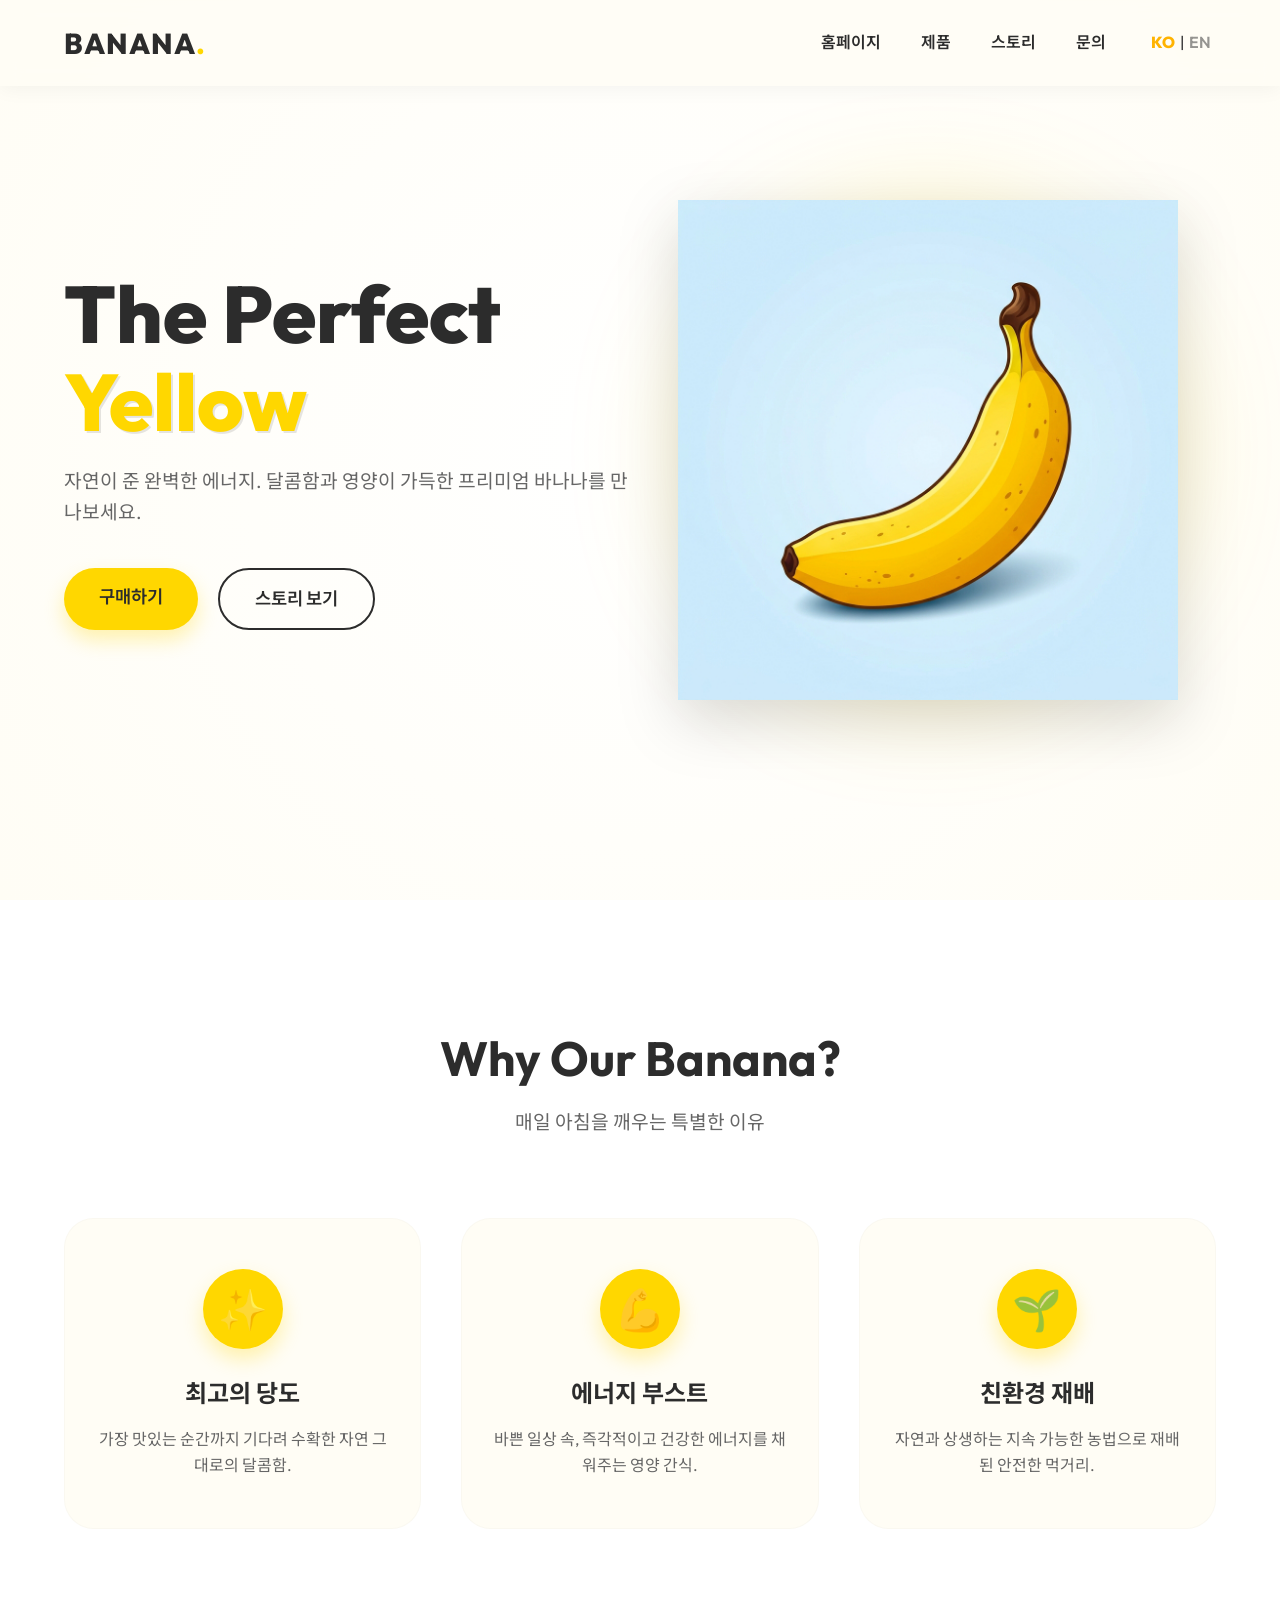
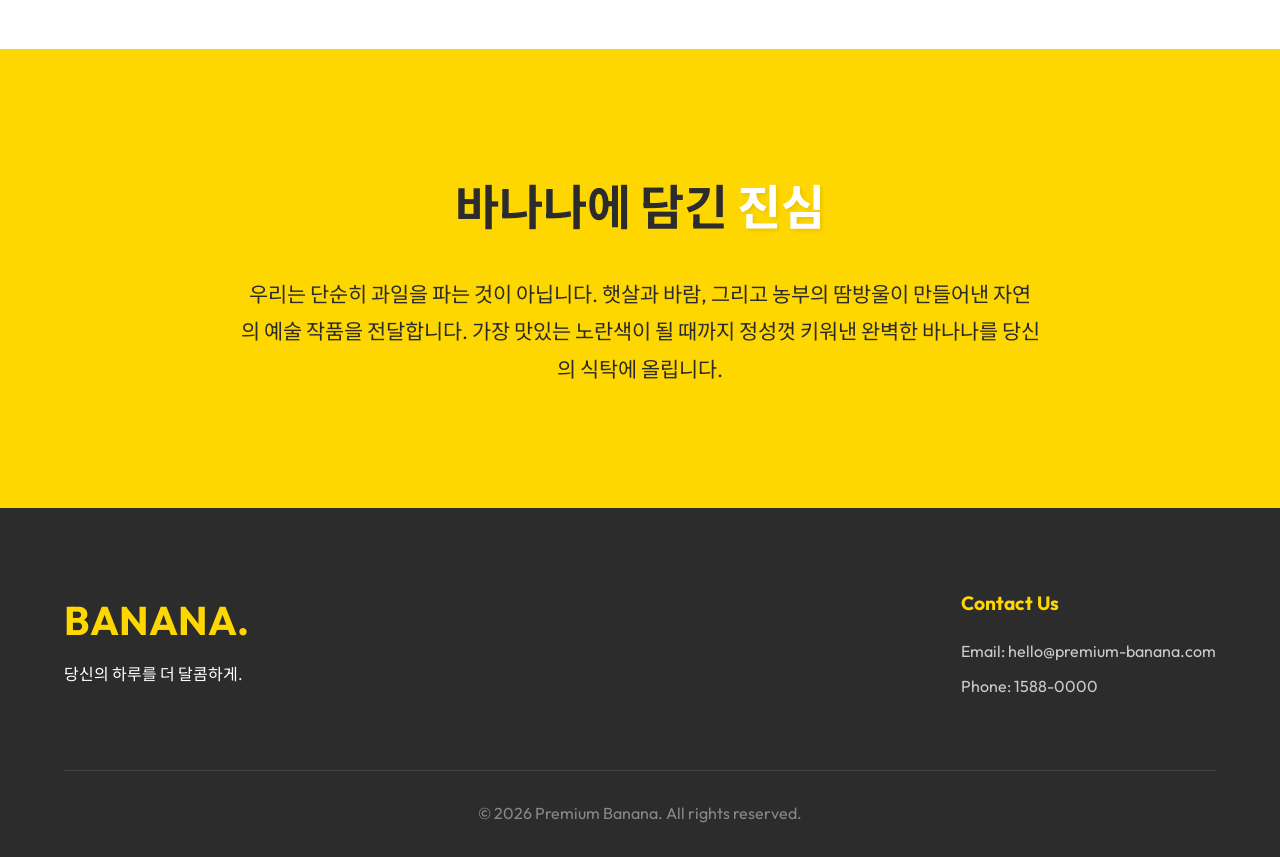
<file: index.html>
<!DOCTYPE html>
<html lang="ko">
<head>
    <meta charset="UTF-8">
    <meta name="viewport" content="width=device-width, initial-scale=1.0">
    <meta name="description" content="프리미엄 바나나 - 자연이 준 완벽한 에너지">
    <title>Premium Banana | 자연의 선물</title>
    <link rel="preconnect" href="https://fonts.googleapis.com">
    <link rel="preconnect" href="https://fonts.gstatic.com" crossorigin>
    <link href="https://fonts.googleapis.com/css2?family=Outfit:wght@400;600;800&family=Noto+Sans+KR:wght@300;400;700&display=swap" rel="stylesheet">
    <link rel="stylesheet" href="main.css">
    <style>
        .lang-switcher a { padding: 0 5px; opacity: 0.5; }
        .lang-switcher a.active { opacity: 1; font-weight: 800; color: var(--primary-dark); }
        .lang-switcher { display: flex; align-items: center; }
    </style>
</head>
<body>
    <!-- Navigation -->
    <nav class="navbar">
        <div class="logo">BANANA<span>.</span></div>
        <div class="menu-toggle">☰</div>
        <ul class="nav-links">
            <li><a href="#home">홈페이지</a></li>
            <li><a href="#product">제품</a></li>
            <li><a href="#story">스토리</a></li>
            <li><a href="#contact">문의</a></li>
            <li class="lang-switcher">
                <a href="index.html" class="active">KO</a> | <a href="index-en.html">EN</a>
            </li>
        </ul>
    </nav>

    <!-- Main Banner (Hero Section) -->
    <header id="home" class="hero">
        <div class="hero-content">
            <h1>The Perfect <span>Yellow</span></h1>
            <p>자연이 준 완벽한 에너지. 달콤함과 영양이 가득한 프리미엄 바나나를 만나보세요.</p>
            <div class="hero-buttons">
                <a href="#product" class="btn btn-primary">구매하기</a>
                <a href="#story" class="btn btn-outline">스토리 보기</a>
            </div>
        </div>
        <div class="hero-image">
            <!-- Background glow effect -->
            <div class="glow"></div>
            <img src="assets/banana.png" alt="Premium Banana" class="floating-banana">
        </div>
    </header>

    <!-- Features Section -->
    <section id="product" class="features">
        <div class="section-title">
            <h2>Why Our Banana?</h2>
            <p>매일 아침을 깨우는 특별한 이유</p>
        </div>
        <div class="feature-cards">
            <div class="card">
                <div class="icon-wrapper">
                    <span class="icon">✨</span>
                </div>
                <h3>최고의 당도</h3>
                <p>가장 맛있는 순간까지 기다려 수확한 자연 그대로의 달콤함.</p>
            </div>
            <div class="card">
                <div class="icon-wrapper">
                    <span class="icon">💪</span>
                </div>
                <h3>에너지 부스트</h3>
                <p>바쁜 일상 속, 즉각적이고 건강한 에너지를 채워주는 영양 간식.</p>
            </div>
            <div class="card">
                <div class="icon-wrapper">
                    <span class="icon">🌱</span>
                </div>
                <h3>친환경 재배</h3>
                <p>자연과 상생하는 지속 가능한 농법으로 재배된 안전한 먹거리.</p>
            </div>
        </div>
    </section>

    <!-- Story Section -->
    <section id="story" class="story-section">
        <div class="story-content">
            <h2>바나나에 담긴 <span>진심</span></h2>
            <p>우리는 단순히 과일을 파는 것이 아닙니다. 햇살과 바람, 그리고 농부의 땀방울이 만들어낸 자연의 예술 작품을 전달합니다. 가장 맛있는 노란색이 될 때까지 정성껏 키워낸 완벽한 바나나를 당신의 식탁에 올립니다.</p>
        </div>
    </section>

    <!-- Footer / Contact -->
    <footer id="contact">
        <div class="footer-container">
            <div class="footer-info">
                <h2>BANANA.</h2>
                <p>당신의 하루를 더 달콤하게.</p>
            </div>
            <div class="footer-contact">
                <h3>Contact Us</h3>
                <p>Email: hello@premium-banana.com</p>
                <p>Phone: 1588-0000</p>
            </div>
        </div>
        <div class="footer-bottom">
            <p>&copy; 2026 Premium Banana. All rights reserved.</p>
        </div>
    </footer>

    <!-- Animations Script -->
    <script>
        const observer = new IntersectionObserver((entries) => {
            entries.forEach((entry) => {
                if (entry.isIntersecting) {
                    entry.target.classList.add('visible');
                }
            });
        }, { threshold: 0.1 });

        document.querySelectorAll('.card, .section-title, .story-content').forEach((el) => {
            observer.observe(el);
        });

        // Mobile menu toggle
        const menuToggle = document.querySelector('.menu-toggle');
        const navLinks = document.querySelector('.nav-links');
        menuToggle.addEventListener('click', () => {
            navLinks.classList.toggle('active');
        });
    </script>
</body>
</html>
</file>
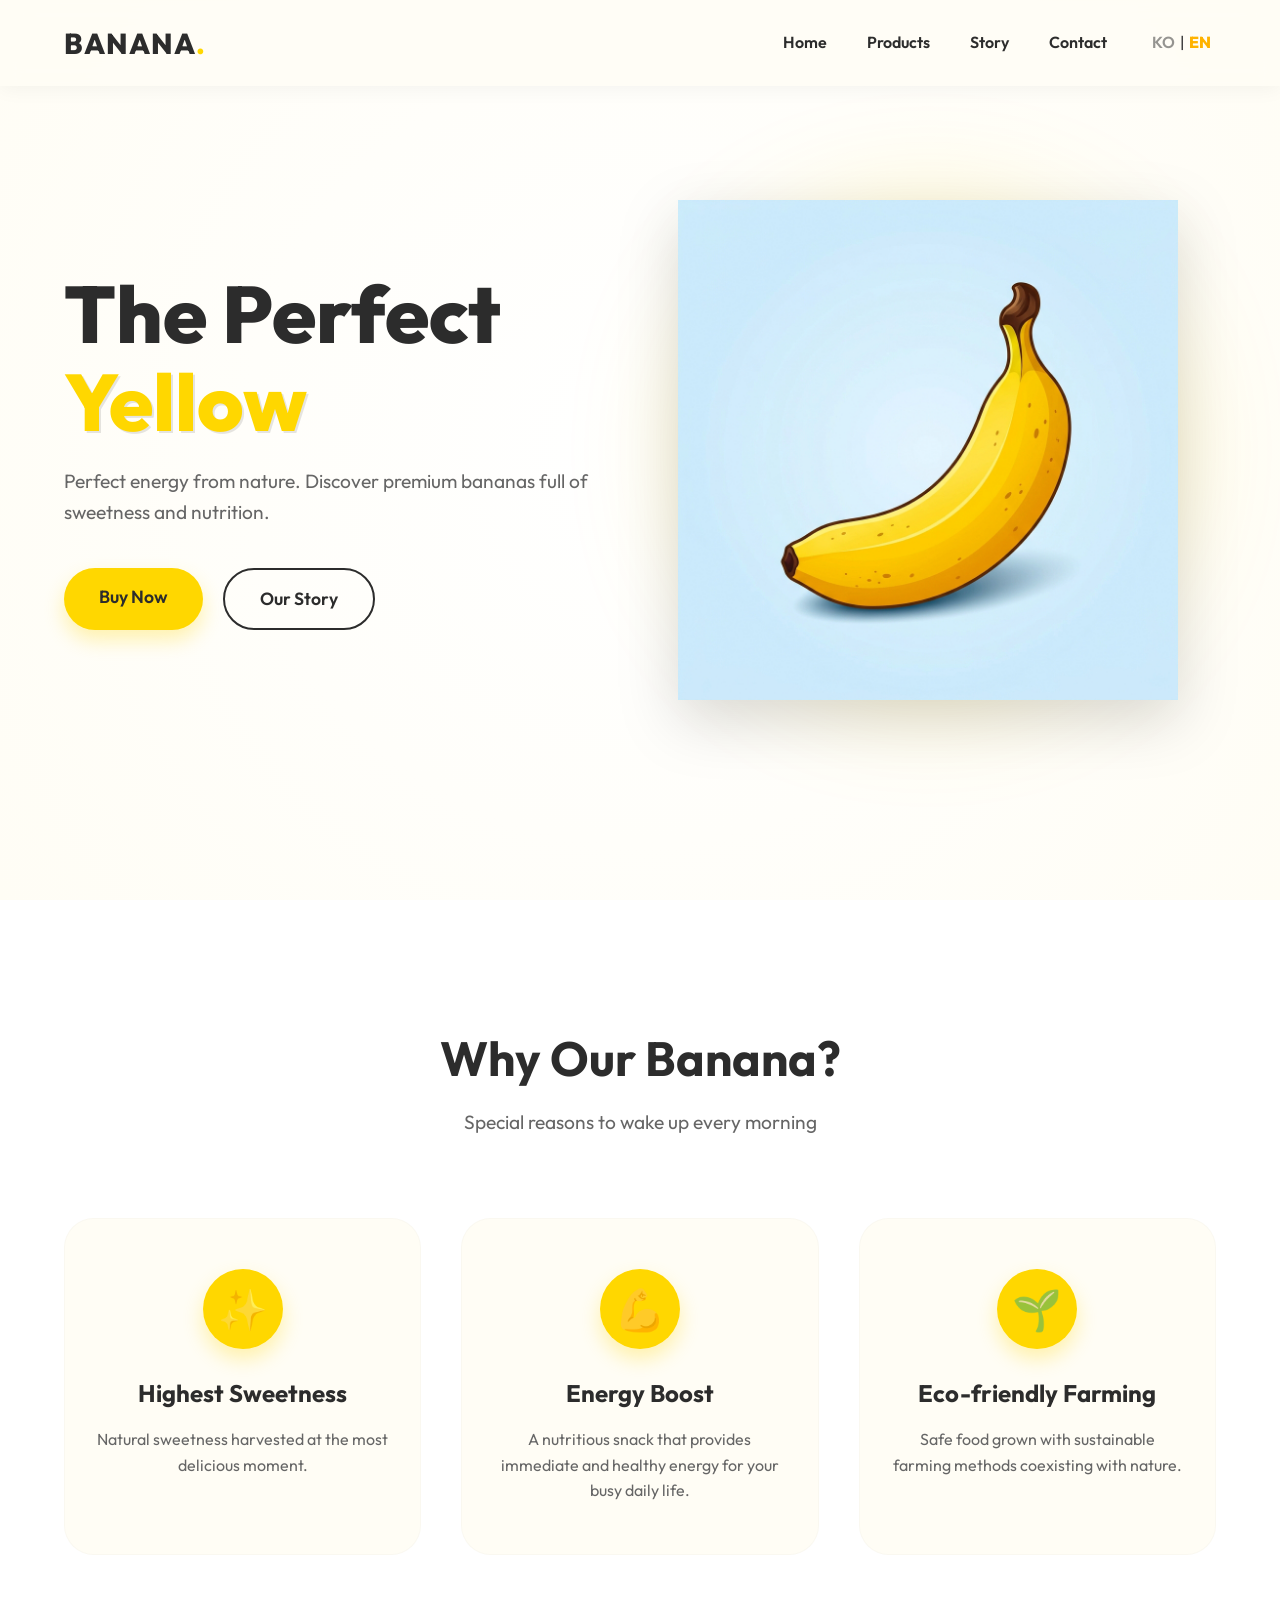
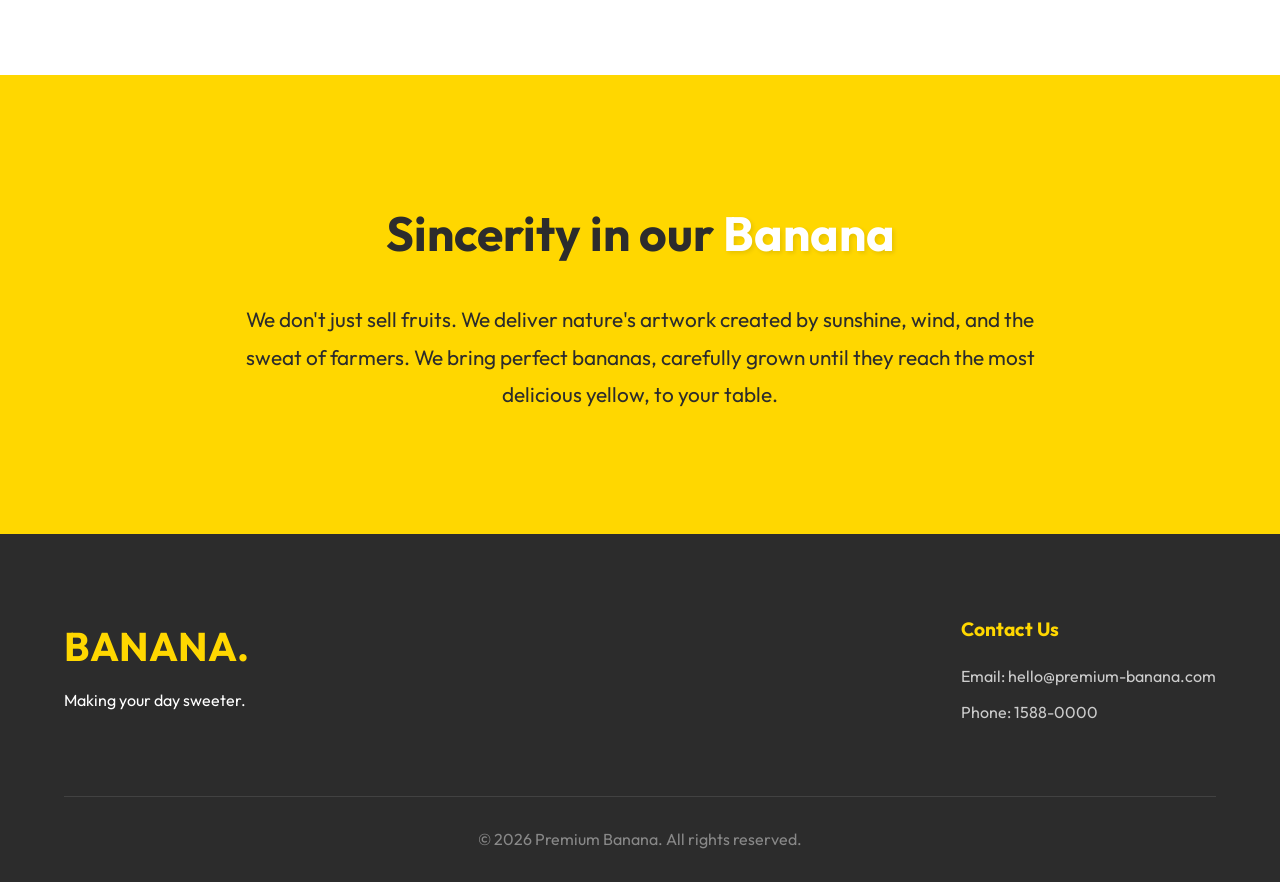
<file: index-en.html>
<!DOCTYPE html>
<html lang="en">
<head>
    <meta charset="UTF-8">
    <meta name="viewport" content="width=device-width, initial-scale=1.0">
    <meta name="description" content="Premium Banana - Perfect Energy from Nature">
    <title>Premium Banana | Nature's Gift</title>
    <link rel="preconnect" href="https://fonts.googleapis.com">
    <link rel="preconnect" href="https://fonts.gstatic.com" crossorigin>
    <link href="https://fonts.googleapis.com/css2?family=Outfit:wght@400;600;800&family=Noto+Sans+KR:wght@300;400;700&display=swap" rel="stylesheet">
    <link rel="stylesheet" href="main.css">
    <style>
        .lang-switcher a { padding: 0 5px; opacity: 0.5; }
        .lang-switcher a.active { opacity: 1; font-weight: 800; color: var(--primary-dark); }
        .lang-switcher { display: flex; align-items: center; }
    </style>
</head>
<body>
    <!-- Navigation -->
    <nav class="navbar">
        <div class="logo">BANANA<span>.</span></div>
        <div class="menu-toggle">☰</div>
        <ul class="nav-links">
            <li><a href="#home">Home</a></li>
            <li><a href="#product">Products</a></li>
            <li><a href="#story">Story</a></li>
            <li><a href="#contact">Contact</a></li>
            <li class="lang-switcher">
                <a href="index.html">KO</a> | <a href="index-en.html" class="active">EN</a>
            </li>
        </ul>
    </nav>

    <!-- Main Banner (Hero Section) -->
    <header id="home" class="hero">
        <div class="hero-content">
            <h1>The Perfect <span>Yellow</span></h1>
            <p>Perfect energy from nature. Discover premium bananas full of sweetness and nutrition.</p>
            <div class="hero-buttons">
                <a href="#product" class="btn btn-primary">Buy Now</a>
                <a href="#story" class="btn btn-outline">Our Story</a>
            </div>
        </div>
        <div class="hero-image">
            <!-- Background glow effect -->
            <div class="glow"></div>
            <img src="assets/banana.png" alt="Premium Banana" class="floating-banana">
        </div>
    </header>

    <!-- Features Section -->
    <section id="product" class="features">
        <div class="section-title">
            <h2>Why Our Banana?</h2>
            <p>Special reasons to wake up every morning</p>
        </div>
        <div class="feature-cards">
            <div class="card">
                <div class="icon-wrapper">
                    <span class="icon">✨</span>
                </div>
                <h3>Highest Sweetness</h3>
                <p>Natural sweetness harvested at the most delicious moment.</p>
            </div>
            <div class="card">
                <div class="icon-wrapper">
                    <span class="icon">💪</span>
                </div>
                <h3>Energy Boost</h3>
                <p>A nutritious snack that provides immediate and healthy energy for your busy daily life.</p>
            </div>
            <div class="card">
                <div class="icon-wrapper">
                    <span class="icon">🌱</span>
                </div>
                <h3>Eco-friendly Farming</h3>
                <p>Safe food grown with sustainable farming methods coexisting with nature.</p>
            </div>
        </div>
    </section>

    <!-- Story Section -->
    <section id="story" class="story-section">
        <div class="story-content">
            <h2>Sincerity in our <span>Banana</span></h2>
            <p>We don't just sell fruits. We deliver nature's artwork created by sunshine, wind, and the sweat of farmers. We bring perfect bananas, carefully grown until they reach the most delicious yellow, to your table.</p>
        </div>
    </section>

    <!-- Footer / Contact -->
    <footer id="contact">
        <div class="footer-container">
            <div class="footer-info">
                <h2>BANANA.</h2>
                <p>Making your day sweeter.</p>
            </div>
            <div class="footer-contact">
                <h3>Contact Us</h3>
                <p>Email: hello@premium-banana.com</p>
                <p>Phone: 1588-0000</p>
            </div>
        </div>
        <div class="footer-bottom">
            <p>&copy; 2026 Premium Banana. All rights reserved.</p>
        </div>
    </footer>

    <!-- Animations Script -->
    <script>
        const observer = new IntersectionObserver((entries) => {
            entries.forEach((entry) => {
                if (entry.isIntersecting) {
                    entry.target.classList.add('visible');
                }
            });
        }, { threshold: 0.1 });

        document.querySelectorAll('.card, .section-title, .story-content').forEach((el) => {
            observer.observe(el);
        });

        // Mobile menu toggle
        const menuToggle = document.querySelector('.menu-toggle');
        const navLinks = document.querySelector('.nav-links');
        menuToggle.addEventListener('click', () => {
            navLinks.classList.toggle('active');
        });
    </script>
</body>
</html>
</file>
<file: main.css>
:root {
    --primary-yellow: #FFD700;
    --primary-dark: #FFB300;
    --bg-light: #FFFDF5;
    --text-dark: #2C2C2C;
    --text-light: #666666;
    --white: #FFFFFF;
}

* {
    margin: 0;
    padding: 0;
    box-sizing: border-box;
}

html {
    scroll-behavior: smooth;
}

body {
    font-family: 'Outfit', 'Noto Sans KR', sans-serif;
    background-color: var(--bg-light);
    color: var(--text-dark);
    line-height: 1.6;
    overflow-x: hidden;
}

/* Navbar */
.navbar {
    position: fixed;
    top: 0;
    width: 100%;
    padding: 20px 5%;
    display: flex;
    justify-content: space-between;
    align-items: center;
    z-index: 100;
    background: rgba(255, 253, 245, 0.9);
    backdrop-filter: blur(10px);
    box-shadow: 0 2px 20px rgba(0,0,0,0.05);
}

.logo {
    font-size: 1.8rem;
    font-weight: 800;
    letter-spacing: 1px;
    color: var(--text-dark);
}

.logo span {
    color: var(--primary-yellow);
}

.menu-toggle {
    display: none;
    font-size: 2rem;
    cursor: pointer;
    color: var(--text-dark);
}

.nav-links {
    list-style: none;
    display: flex;
    gap: 40px;
}

.nav-links a {
    color: var(--text-dark);
    text-decoration: none;
    font-weight: 600;
    font-size: 1rem;
    transition: color 0.3s ease;
}

.nav-links a:hover {
    color: var(--primary-dark);
}

/* Hero Section */
.hero {
    min-height: 100vh;
    display: flex;
    align-items: center;
    justify-content: space-between;
    padding: 0 5%;
    background: radial-gradient(circle at 50% 50%, #fff 0%, #FFFDF5 100%);
    position: relative;
    overflow: hidden;
}

.hero-content {
    flex: 1;
    max-width: 600px;
    z-index: 2;
    animation: slideUp 1s ease-out;
}

.hero h1 {
    font-size: 5rem;
    font-weight: 800;
    line-height: 1.1;
    margin-bottom: 20px;
    color: var(--text-dark);
}

.hero h1 span {
    color: var(--primary-yellow);
    text-shadow: 2px 2px 0px rgba(0,0,0,0.1);
}

.hero p {
    font-size: 1.2rem;
    color: var(--text-light);
    margin-bottom: 40px;
}

.hero-buttons {
    display: flex;
    gap: 20px;
}

.btn {
    padding: 15px 35px;
    border-radius: 50px;
    font-weight: 600;
    text-decoration: none;
    font-size: 1.1rem;
    transition: all 0.3s ease;
}

.btn-primary {
    background: var(--primary-yellow);
    color: var(--text-dark);
    box-shadow: 0 10px 20px rgba(255, 215, 0, 0.3);
}

.btn-primary:hover {
    background: var(--primary-dark);
    transform: translateY(-3px);
    box-shadow: 0 15px 25px rgba(255, 215, 0, 0.4);
}

.btn-outline {
    border: 2px solid var(--text-dark);
    color: var(--text-dark);
}

.btn-outline:hover {
    background: var(--text-dark);
    color: var(--white);
}

.hero-image {
    flex: 1;
    display: flex;
    justify-content: center;
    align-items: center;
    position: relative;
    z-index: 1;
}

.glow {
    position: absolute;
    width: 400px;
    height: 400px;
    background: var(--primary-yellow);
    border-radius: 50%;
    filter: blur(80px);
    opacity: 0.4;
    z-index: -1;
    animation: pulse 4s infinite alternate;
}

.floating-banana {
    max-width: 100%;
    height: auto;
    width: 500px;
    filter: drop-shadow(0 20px 30px rgba(0,0,0,0.15));
    animation: float 6s ease-in-out infinite;
}

/* Features Section */
.features {
    padding: 120px 5%;
    background: var(--white);
}

.section-title {
    text-align: center;
    margin-bottom: 80px;
    opacity: 0;
    transform: translateY(30px);
    transition: all 0.8s ease;
}

.section-title.visible {
    opacity: 1;
    transform: translateY(0);
}

.section-title h2 {
    font-size: 3rem;
    color: var(--text-dark);
    margin-bottom: 10px;
}

.section-title p {
    color: var(--text-light);
    font-size: 1.2rem;
}

.feature-cards {
    display: grid;
    grid-template-columns: repeat(auto-fit, minmax(300px, 1fr));
    gap: 40px;
}

.card {
    background: var(--bg-light);
    padding: 50px 30px;
    border-radius: 30px;
    text-align: center;
    transition: all 0.4s ease;
    border: 1px solid rgba(0,0,0,0.02);
    opacity: 0;
    transform: translateY(50px);
}

.card.visible {
    opacity: 1;
    transform: translateY(0);
}

.card:hover {
    transform: translateY(-15px);
    box-shadow: 0 20px 40px rgba(0,0,0,0.08);
    background: var(--white);
}

.icon-wrapper {
    width: 80px;
    height: 80px;
    background: var(--primary-yellow);
    border-radius: 50%;
    display: flex;
    justify-content: center;
    align-items: center;
    margin: 0 auto 25px;
    box-shadow: 0 10px 20px rgba(255, 215, 0, 0.3);
}

.icon {
    font-size: 2.5rem;
}

.card h3 {
    font-size: 1.5rem;
    margin-bottom: 15px;
}

.card p {
    color: var(--text-light);
}

/* Story Section */
.story-section {
    padding: 120px 5%;
    background: var(--primary-yellow);
    text-align: center;
}

.story-content {
    max-width: 800px;
    margin: 0 auto;
    opacity: 0;
    transform: scale(0.95);
    transition: all 0.8s ease;
}

.story-content.visible {
    opacity: 1;
    transform: scale(1);
}

.story-content h2 {
    font-size: 3rem;
    margin-bottom: 30px;
}

.story-content h2 span {
    color: var(--white);
    text-shadow: 2px 2px 4px rgba(0,0,0,0.1);
}

.story-content p {
    font-size: 1.3rem;
    line-height: 1.8;
    color: var(--text-dark);
}

/* Footer */
footer {
    background: var(--text-dark);
    color: var(--white);
    padding: 80px 5% 30px;
}

.footer-container {
    display: flex;
    justify-content: space-between;
    margin-bottom: 60px;
    flex-wrap: wrap;
    gap: 40px;
}

.footer-info h2 {
    font-size: 2.5rem;
    margin-bottom: 10px;
    color: var(--primary-yellow);
}

.footer-contact h3 {
    font-size: 1.2rem;
    margin-bottom: 20px;
    color: var(--primary-yellow);
}

.footer-contact p {
    color: #ccc;
    margin-bottom: 10px;
}

.footer-bottom {
    text-align: center;
    padding-top: 30px;
    border-top: 1px solid rgba(255,255,255,0.1);
    color: #888;
}

/* Animations */
@keyframes slideUp {
    from { opacity: 0; transform: translateY(40px); }
    to { opacity: 1; transform: translateY(0); }
}

@keyframes float {
    0% { transform: translateY(0px) rotate(0deg); }
    50% { transform: translateY(-20px) rotate(2deg); }
    100% { transform: translateY(0px) rotate(0deg); }
}

@keyframes pulse {
    0% { transform: scale(0.8); opacity: 0.3; }
    100% { transform: scale(1.2); opacity: 0.6; }
}

/* Responsive */
@media (max-width: 900px) {
    .menu-toggle {
        display: block;
    }

    .nav-links {
        display: none;
        position: absolute;
        top: 100%;
        left: 0;
        width: 100%;
        background: rgba(255, 253, 245, 0.98);
        flex-direction: column;
        align-items: center;
        padding: 30px 0;
        gap: 25px;
        box-shadow: 0 10px 20px rgba(0,0,0,0.05);
        border-top: 1px solid rgba(0,0,0,0.05);
    }

    .nav-links.active {
        display: flex;
    }

    .hero {
        flex-direction: column;
        text-align: center;
        padding-top: 140px;
    }
    
    .hero-content {
        margin-bottom: 50px;
    }
    
    .hero h1 {
        font-size: 3.5rem;
    }
    
    .hero-buttons {
        justify-content: center;
        flex-wrap: wrap;
    }

    .floating-banana {
        width: 100%;
        max-width: 400px;
    }
    
    .glow {
        width: 300px;
        height: 300px;
    }
}

@media (max-width: 480px) {
    .hero h1 {
        font-size: 2.5rem;
    }
    .section-title h2 {
        font-size: 2.2rem;
    }
    .story-content h2 {
        font-size: 2.2rem;
    }
    .btn {
        width: 100%;
        text-align: center;
    }
}
</file>
